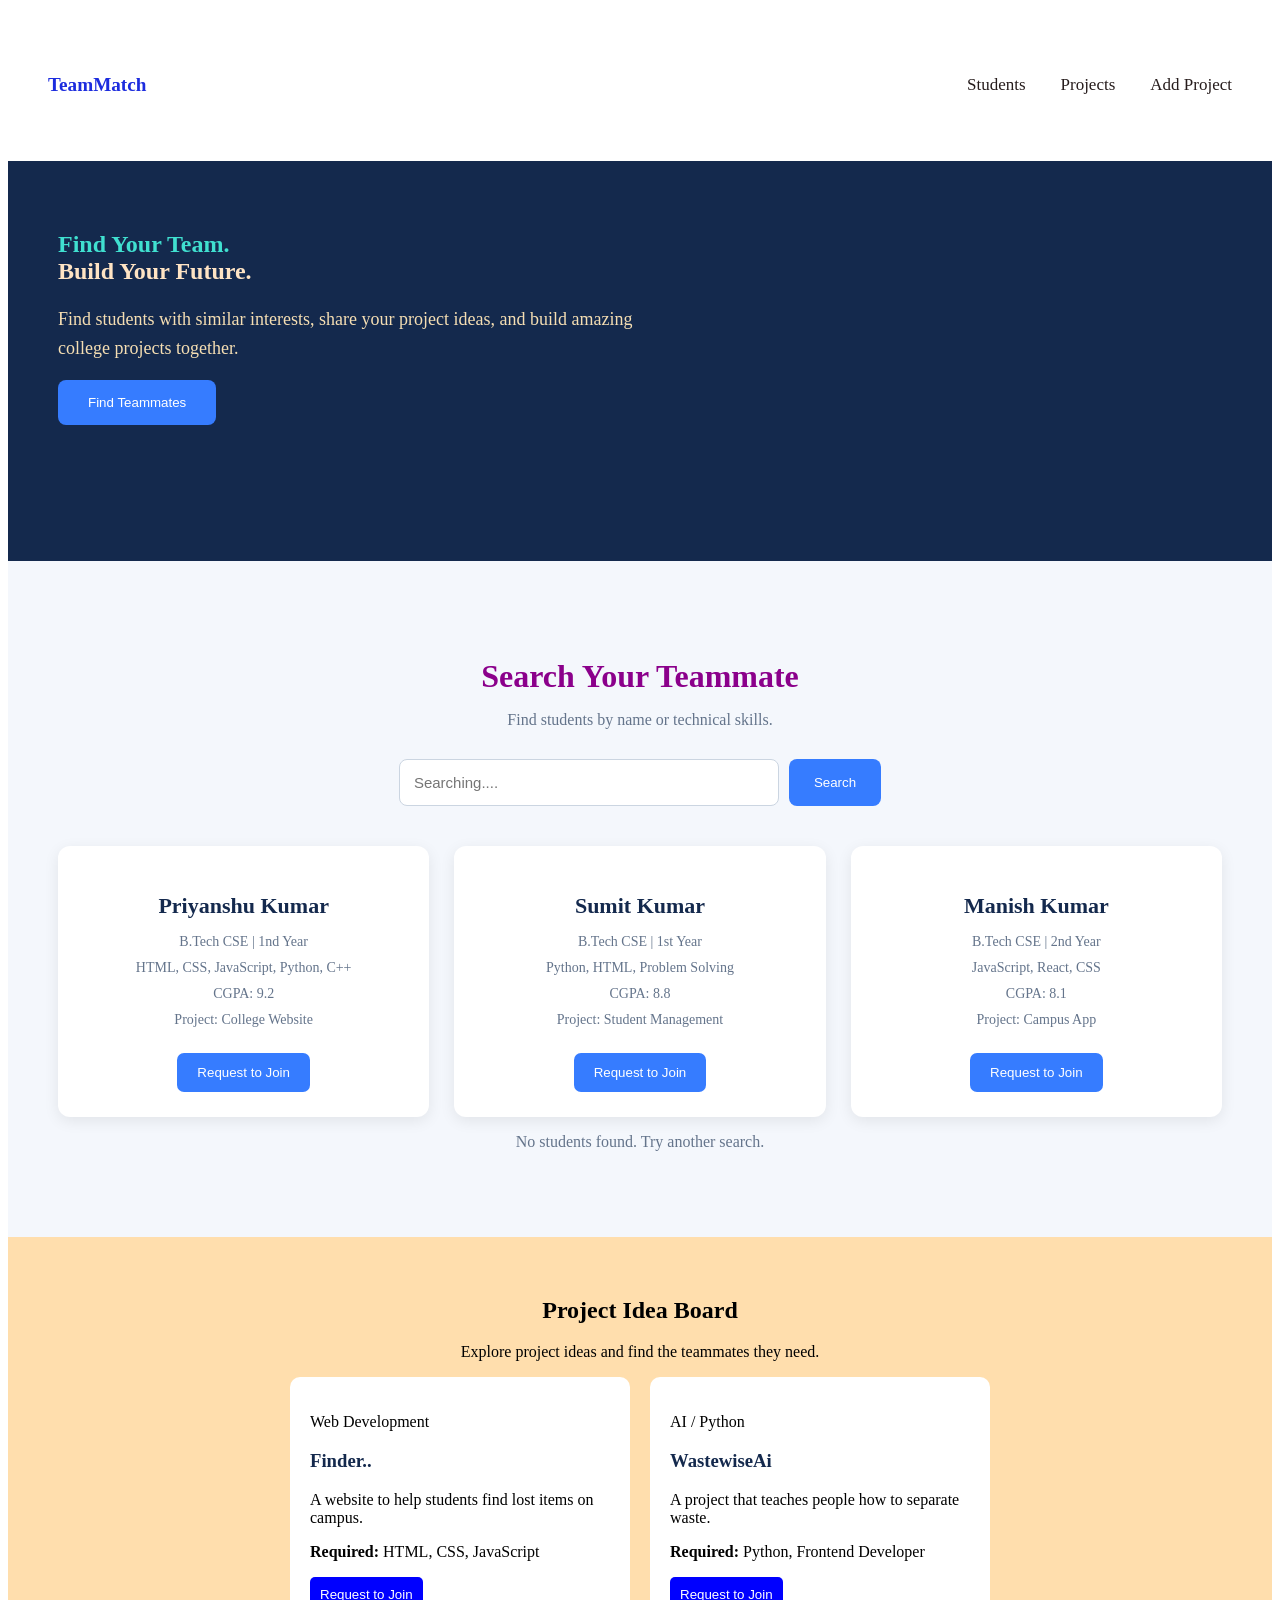
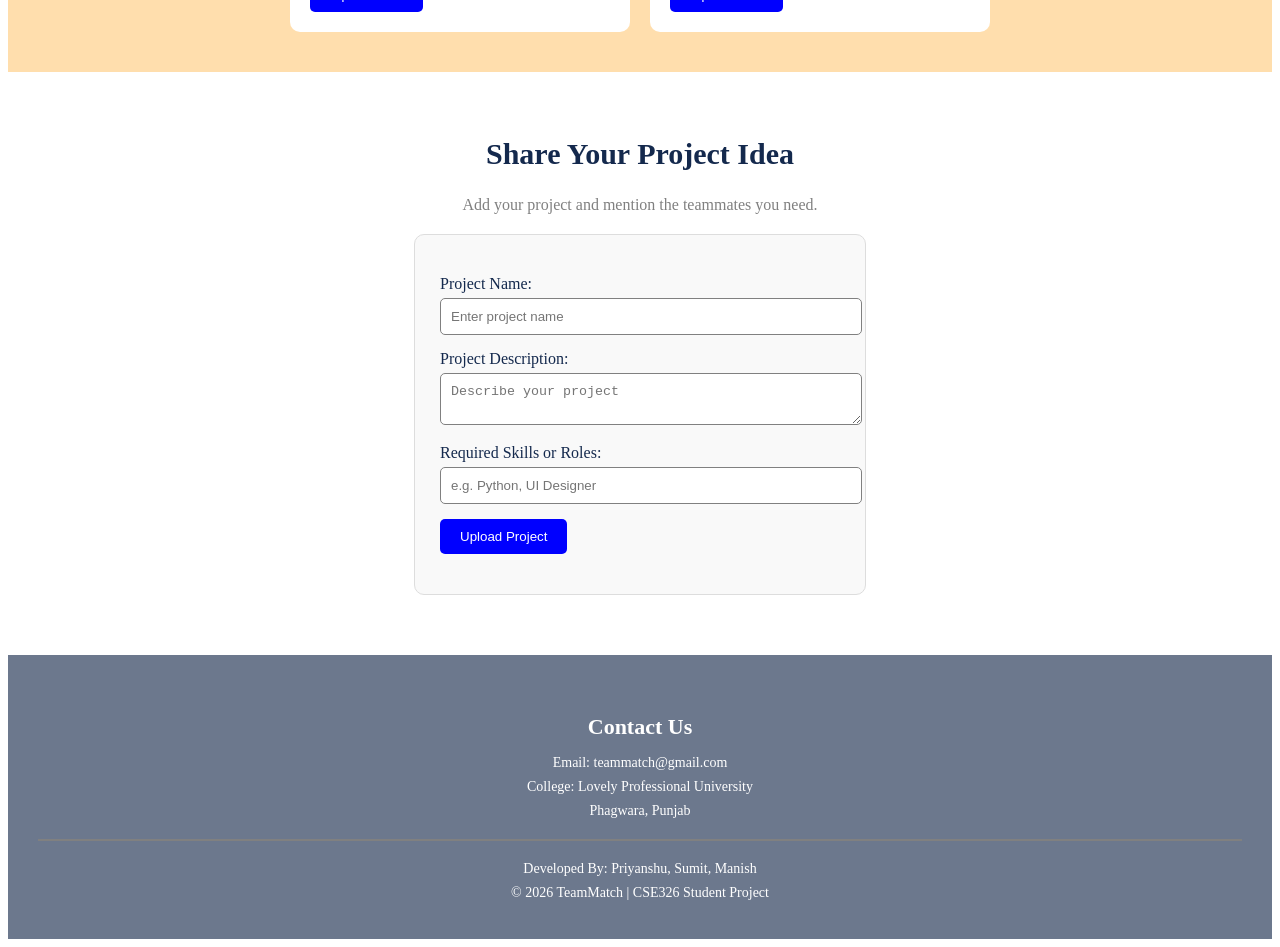
<file: index.html>
<!DOCTYPE html> <!-- ye batata hai ki ye html5 ka page hai -->
<html lang="en"> <!-- page ki language english hai -->

<head> <!-- head me page ki setting hoti hai -->
    <meta charset="UTF-8"> <!-- hindi / english dono sahi dikhe isliye -->
    <meta name="viewport" content="width=device-width, initial-scale=1.0">
    <!-- mobile me bhi sahi dikhe isliye -->
    <title>TeamMatch - Find Your Teammates</title> <!-- upar tab me naam aayega isliye -->
    <link rel="stylesheet" href="project.css"> <!-- css file link kiya -->
</head>

<body> <!-- yaha se dikhne wala part start -->

    <header class="second" style="background-color: #ffffff;"> <!-- upar wali patti -->
        <div style="font-size: larger; color: rgb(28, 44, 222) ; font: size 300px;;"><h4>TeamMatch</h4></div> <!-- logo -->
        <nav class="second-links"> <!-- menu -->
            <a href="#students">Students</a> <!-- students wale section pe le jayega -->
            <a href="#projects">Projects</a> <!-- projects wale section pe le jayega -->
            <a href="#add-project">Add Project</a> <!-- form wale section pe le jayega -->
        </nav>
    </header>

    <section class="first"> <!-- sabse upar wala section -->
        <h2 style="color: turquoise;">Find Your Team.<br><span style="color: bisque;">Build Your Future.</span></h1> <!-- badi heading, br se line todi hai -->
            <p style="color: wheat;">Find students with similar interests, share your project ideas, and build amazing college
                projects together.</p> <!-- chota paragraph -->
            <a href="#students"><button>Find Teammates</button></a>
            <!-- button dabane pe students wale section pe jayega -->
    </section>

    <section class="students-section" id="students"> <!-- students wala section -->
        <h2 style="color: darkmagenta;">Search Your Teammate</h2> <!-- heading -->
        <p>Find students by name or technical skills.</p> <!-- chota text -->
        <div class="search-box"> <!-- search box -->
            <input type="text" id="searchInput" placeholder="Searching....">
            <!-- yaha type karenge, id isliye taaki js me pakad sake -->
            <button onclick="searchStudents()">Search</button>
        </div>

        <div class="student-container"> <!-- saare student cards -->
            <div class="student-data"> <!-- pehla student -->
                <h3>Priyanshu Kumar </h3> <!-- naam -->
                <p>B.Tech CSE | 1nd Year</p> <!-- course -->
                <p>HTML, CSS, JavaScript, Python, C++ </p> <!-- skills -->
                <p>CGPA: 9.2</p> <!-- cgpa -->
                <p>Project: College Website</p> <!-- project -->
                <button onclick="joinTeam('Priyanshu Kumar')">Request to Join</button>
                <!-- click pe joinTeam chalega -->
            </div>

            <div class="student-data"> <!-- dusra student -->
                <h3>Sumit Kumar</h3>
                <p>B.Tech CSE | 1st Year</p>
                <p>Python, HTML, Problem Solving</p>
                <p>CGPA: 8.8</p>
                <p>Project: Student Management</p>
                <button onclick="joinTeam('Sumit kumar')">Request to Join</button>
            </div>

                <div class="student-data"> <!-- teesra student -->
                    <h3>Manish Kumar</h3>
                    <p>B.Tech CSE | 2nd Year</p>
                    <p>JavaScript, React, CSS</p>
                    <p>CGPA: 8.1</p>
                    <p>Project: Campus App</p>
                    <button onclick="joinTeam('Manish Kumar')">Request to Join</button>
                </div>
            </div>

            <p class="no-result">No students found. Try another search.</p> <!-- jab kuch na mile to ye dikhega -->
    </section>
    <section class="ghost" id="projects"> <!-- project idea wala section -->
        <h2>Project Idea Board</h2>
        <p>Explore project ideas and find the teammates they need.</p>
        <div class="project-container"> <!-- saare project cards -->
            <div class="project-data"> <!-- pehla project -->
                <p>Web Development</p> <!-- tag -->
                <h3>Finder..</h3> <!-- project naam -->
                <p>A website to help students find lost items on campus.</p> <!-- detail -->
                <p><b>Required:</b> HTML, CSS, JavaScript</p> <!-- kya chahiye, b se mota kiya -->
                <button onclick="joinTeam('Finder')">Request to Join</button>
            </div>

            <div class="project-data"> <!-- dusra project -->
                <p>AI / Python</p>
                <h3>WastewiseAi</h3>
                <p>A project that teaches people how to separate waste.</p>
                <p><b>Required:</b> Python, Frontend Developer</p>
                <button onclick="joinTeam('WastewiseAi')">Request to Join</button>
            </div>

        </div>
    </section>

    <section class="third" id="add-project"> <!-- apna project daalne wala section -->
        <h2>Share Your Project Idea</h2>
        <p>Add your project and mention the teammates you need.</p>
        <form id="projectForm"> <!-- form isliye taaki submit kar sake -->
            <label for="projectName">Project Name:</label> <!-- label, for se input se judta hai -->
            <input type="text" id="projectName" placeholder="Enter project name" required><br>
            <!-- naam wala input, required matlab khali nahi chodega -->
            <label for="projectDescription">Project Description:</label>
            <textarea id="projectDescription" placeholder="Describe your project" required></textarea><br>
            <!-- bada text likhne ke liye textarea -->
            <label for="projectSkills">Required Skills or Roles:</label>
            <input type="text" id="projectSkills" placeholder="e.g. Python, UI Designer" required>
            <button type="submit">Upload Project</button> <!-- submit button -->
            <p id="successMsg"></p> <!-- yaha success wala message aayega -->
        </form>
    </section>




    <footer>
        <h4>Contact Us</h4> <!-- heading -->
        <p>Email: teammatch@gmail.com</p> <!-- email isliye taaki koi contact kar sake -->
        <p>College: Lovely Professional University</p> <!-- college ka naam -->
        <p>Phagwara, Punjab</p> <!-- address -->




        <hr> <!-- line khichne ke liye taaki upar aur neeche alag lage -->

        <p>Developed By: Priyanshu, Sumit, Manish</p> <!-- yaha apne group ke sab ke naam aayenge -->
        <p>©️ 2026 TeamMatch | CSE326 Student Project</p>
        <!-- copyright isliye taaki pata chale ye hamara project hai -->
    </footer>
    <script src="project.js"></script>



</body>

</html>
</file>
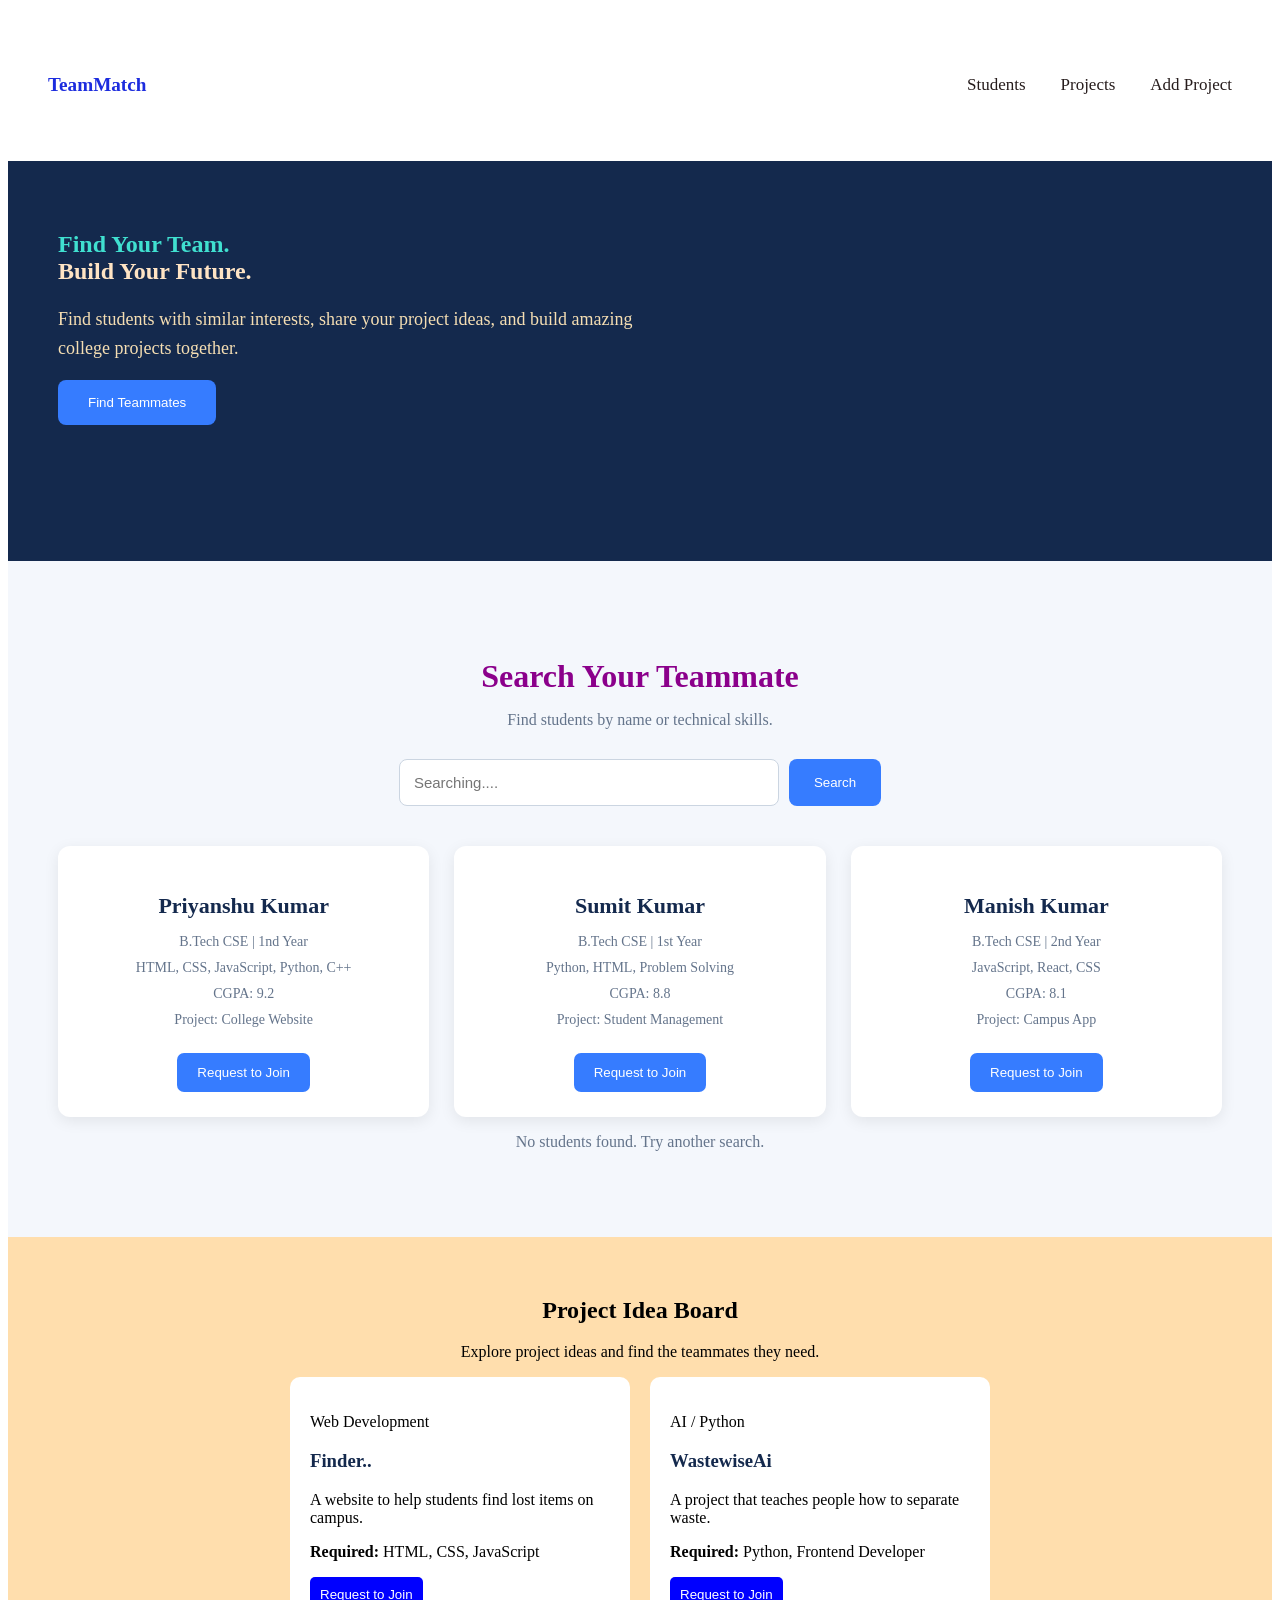
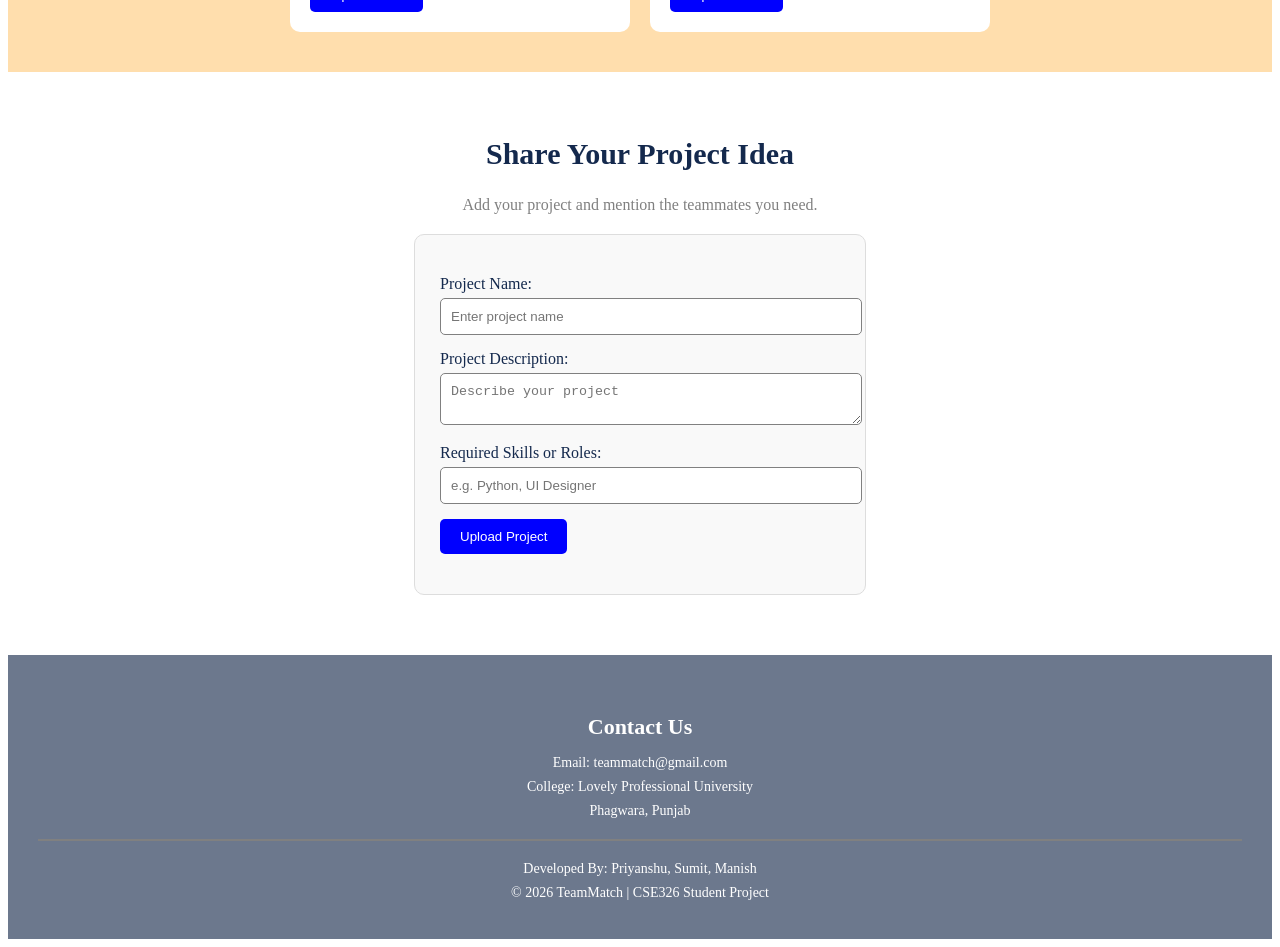
<file: teammatch.html>
<!DOCTYPE html> <!-- ye batata hai ki ye html5 ka page hai -->
<html lang="en"> <!-- page ki language english hai -->

<head> <!-- head me page ki setting hoti hai -->
    <meta charset="UTF-8"> <!-- hindi / english dono sahi dikhe isliye -->
    <meta name="viewport" content="width=device-width, initial-scale=1.0">
    <!-- mobile me bhi sahi dikhe isliye -->
    <title>TeamMatch - Find Your Teammates</title> <!-- upar tab me naam aayega isliye -->
    <link rel="stylesheet" href="project.css"> <!-- css file link kiya -->
</head>

<body> <!-- yaha se dikhne wala part start -->

    <header class="second" style="background-color: #ffffff;"> <!-- upar wali patti -->
        <div style="font-size: larger; color: rgb(28, 44, 222) ; font: size 300px;;"><h4>TeamMatch</h4></div> <!-- logo -->
        <nav class="second-links"> <!-- menu -->
            <a href="#students">Students</a> <!-- students wale section pe le jayega -->
            <a href="#projects">Projects</a> <!-- projects wale section pe le jayega -->
            <a href="#add-project">Add Project</a> <!-- form wale section pe le jayega -->
        </nav>
    </header>

    <section class="first"> <!-- sabse upar wala section -->
        <h2 style="color: turquoise;">Find Your Team.<br><span style="color: bisque;">Build Your Future.</span></h1> <!-- badi heading, br se line todi hai -->
            <p style="color: wheat;">Find students with similar interests, share your project ideas, and build amazing college
                projects together.</p> <!-- chota paragraph -->
            <a href="#students"><button>Find Teammates</button></a>
            <!-- button dabane pe students wale section pe jayega -->
    </section>

    <section class="students-section" id="students"> <!-- students wala section -->
        <h2 style="color: darkmagenta;">Search Your Teammate</h2> <!-- heading -->
        <p>Find students by name or technical skills.</p> <!-- chota text -->
        <div class="search-box"> <!-- search box -->
            <input type="text" id="searchInput" placeholder="Searching....">
            <!-- yaha type karenge, id isliye taaki js me pakad sake -->
            <button onclick="searchStudents()">Search</button>
        </div>

        <div class="student-container"> <!-- saare student cards -->
            <div class="student-data"> <!-- pehla student -->
                <h3>Priyanshu Kumar </h3> <!-- naam -->
                <p>B.Tech CSE | 1nd Year</p> <!-- course -->
                <p>HTML, CSS, JavaScript, Python, C++ </p> <!-- skills -->
                <p>CGPA: 9.2</p> <!-- cgpa -->
                <p>Project: College Website</p> <!-- project -->
                <button onclick="joinTeam('Priyanshu Kumar')">Request to Join</button>
                <!-- click pe joinTeam chalega -->
            </div>

            <div class="student-data"> <!-- dusra student -->
                <h3>Sumit Kumar</h3>
                <p>B.Tech CSE | 1st Year</p>
                <p>Python, HTML, Problem Solving</p>
                <p>CGPA: 8.8</p>
                <p>Project: Student Management</p>
                <button onclick="joinTeam('Sumit kumar')">Request to Join</button>
            </div>

                <div class="student-data"> <!-- teesra student -->
                    <h3>Manish Kumar</h3>
                    <p>B.Tech CSE | 2nd Year</p>
                    <p>JavaScript, React, CSS</p>
                    <p>CGPA: 8.1</p>
                    <p>Project: Campus App</p>
                    <button onclick="joinTeam('Manish Kumar')">Request to Join</button>
                </div>
            </div>

            <p class="no-result">No students found. Try another search.</p> <!-- jab kuch na mile to ye dikhega -->
    </section>
    <section class="ghost" id="projects"> <!-- project idea wala section -->
        <h2>Project Idea Board</h2>
        <p>Explore project ideas and find the teammates they need.</p>
        <div class="project-container"> <!-- saare project cards -->
            <div class="project-data"> <!-- pehla project -->
                <p>Web Development</p> <!-- tag -->
                <h3>Finder..</h3> <!-- project naam -->
                <p>A website to help students find lost items on campus.</p> <!-- detail -->
                <p><b>Required:</b> HTML, CSS, JavaScript</p> <!-- kya chahiye, b se mota kiya -->
                <button onclick="joinTeam('Finder')">Request to Join</button>
            </div>

            <div class="project-data"> <!-- dusra project -->
                <p>AI / Python</p>
                <h3>WastewiseAi</h3>
                <p>A project that teaches people how to separate waste.</p>
                <p><b>Required:</b> Python, Frontend Developer</p>
                <button onclick="joinTeam('WastewiseAi')">Request to Join</button>
            </div>

        </div>
    </section>

    <section class="third" id="add-project"> <!-- apna project daalne wala section -->
        <h2>Share Your Project Idea</h2>
        <p>Add your project and mention the teammates you need.</p>
        <form id="projectForm"> <!-- form isliye taaki submit kar sake -->
            <label for="projectName">Project Name:</label> <!-- label, for se input se judta hai -->
            <input type="text" id="projectName" placeholder="Enter project name" required><br>
            <!-- naam wala input, required matlab khali nahi chodega -->
            <label for="projectDescription">Project Description:</label>
            <textarea id="projectDescription" placeholder="Describe your project" required></textarea><br>
            <!-- bada text likhne ke liye textarea -->
            <label for="projectSkills">Required Skills or Roles:</label>
            <input type="text" id="projectSkills" placeholder="e.g. Python, UI Designer" required>
            <button type="submit">Upload Project</button> <!-- submit button -->
            <p id="successMsg"></p> <!-- yaha success wala message aayega -->
        </form>
    </section>




    <footer>
        <h4>Contact Us</h4> <!-- heading -->
        <p>Email: teammatch@gmail.com</p> <!-- email isliye taaki koi contact kar sake -->
        <p>College: Lovely Professional University</p> <!-- college ka naam -->
        <p>Phagwara, Punjab</p> <!-- address -->




        <hr> <!-- line khichne ke liye taaki upar aur neeche alag lage -->

        <p>Developed By: Priyanshu, Sumit, Manish</p> <!-- yaha apne group ke sab ke naam aayenge -->
        <p>©️ 2026 TeamMatch | CSE326 Student Project</p>
        <!-- copyright isliye taaki pata chale ye hamara project hai -->
    </footer>
    <script src="project.js"></script>



</body>

</html>
</file>
<file: project.css>
/* second main container */
.second {
    display: flex; /* Put logo and menu in one row */

    justify-content: space-between; /* Logo left, menu right */

    align-items: center; /* Vertically align items */

    padding: 20px 50px; /* Space inside navbar */

    background-color: #eef4ff;

}

/* Website logo */
.logo {
    font-size: 28px; /* Logo text size */
 
    font-weight: bold; /* Bold logo */

    color: rgb(161, 63, 63); /* White logo text */

    cursor: pointer; /* Hand cursor */
}

/* Navigation links container */
.second-links {
    display: flex; /* Links in horizontal row */

    gap: 35px; /* Space between links */
}

/* Individual navigation links */
.second-links a {
    text-decoration: none; /* Remove underline */

    color: rgb(38, 28, 28); /* White text */

    font-size: 17px;

    font-weight: 500;

    transition: 0.3s; /* Smooth hover effect */
}

/* Mouse hover effect */
.second-links a:hover {
    color: #c6c7ca;
}



/* first section background */
.first {
    min-height: 300px;

    /* Add student discussion background image */
    background-color: #14294d;

    /* Cover the complete section */
    background-size: cover;

    /* Keep image in the center */
    background-position: center;

    /* Prevent image repetition */
    background-repeat: no-repeat;

    /* Space inside the section */
    padding: 50px 50px;

    /* Text colour */
    color: white;
}

/* Main heading */
.first h1 {
    font-size: 55px;
    font-weight: bold;
}

/* Highlighted heading */
.first h1 span {
    color: #2c57a6;
}

/* Paragraph */
.first p {
    font-size: 18px;
    max-width: 600px;
    line-height: 1.6;
}

/* Button */
.first button {
    background-color: #367cff;
    color: white;
    padding: 15px 30px;
    border: none;
    border-radius: 8px;
    cursor: pointer;
}



   /*STUDENT SECTION


/* Main student section */
.students-section {

    padding: 70px 50px; 

    background-color: #f4f7fc;

    text-align: center;
}

/* Student section heading */
.students-section h2 {

    font-size: 32px;

    color: #14294d;

    margin-bottom: 10px;
}

/* Student section paragraph */
.students-section > p {

    color: #64748b;

    font-size: 16px;
}


/* Search box container */


.search-box {

    margin: 30px auto;

    display: flex;

    justify-content: center;

    gap: 10px;
}

/* Search input */
.search-box input {

    width: 350px;

    padding: 14px;

    border: 1px solid #cbd5e1;

    border-radius: 8px;

    font-size: 15px;

    outline: none;
}

/* Input focus effect */
.search-box input:focus {

    border-color: #367cff;
}

/* Search button */
.search-box button {

    padding: 14px 25px;

    background-color: #367cff;

    color: white;

    border: none;

    border-radius: 8px;

    cursor: pointer;
}


/* Search button hover effect */
.search-box button:hover {

    background-color: #174fc0;
}

.student-container {

    display: grid;

    grid-template-columns: repeat(3, 1fr);

    gap: 25px;

    margin-top: 40px;
}

/* Individual student card */
.student-data {

    background-color: white;

    padding: 25px;

    border-radius: 12px;

    box-shadow: 0 4px 15px rgba(0,0,0,0.08);

    transition: 0.3s;
}

/* Card hover effect */
.student-data:hover {

    transform: translateY(-8px);

    box-shadow: 0 8px 25px rgba(0,0,0,0.15);
}

/* Student name */
.student-data h3 {

    color: #14294d;

    font-size: 22px;

    margin-bottom: 15px;
}

/* Student information */
.student-data p {

    color: #64748b;

    font-size: 14px;

    margin: 10px 0;
}

/* Join team button */
.student-data button {

    background-color: #367cff;

    color: white;

    border: none;

    padding: 12px 20px;

    border-radius: 7px;

    cursor: pointer;

    margin-top: 15px;

    transition: 0.3s;
}

/* Join button hover */
.student-data button:hover {

    background-color: #174fc0;
}

/* Hide no results message initially */
.no-results {

    display: none;
}

/* Responsive design for smaller screens */


@media (max-width: 768px) {

    .student-container {

        grid-template-columns: repeat(2, 1fr);
    }

    .students-section {

        padding: 40px 20px;
    }
}

@media (max-width: 500px) {

    .student-container {

        grid-template-columns: 1fr;
    }

    .search-box {

        flex-direction: column;
    }

    .search-box input {

        width: 100%;
    }
}
#projectForm {
    max-width: 500px;
    margin: 20px auto;       /* Center me lane ke liye */
    padding: 25px;
    background-color: #f9f9f9;
    border: 1px solid #ddd;
    border-radius: 10px;
    text-align: left;
}
#successMsg {
    margin-top: 12px;
    color: green;
    font-weight: bold;
    font-size: 15px;
}




/* Main section */

.second {
    padding: 40px;
    background-color:honeydew;
    text-align: center;
    
}
.ghost {
    padding: 40px;
    background-color: navajowhite;
    text-align: center;
    
}

/* Heading */
.second h2 {
    color: #14294d;
    font-size: 30px;
}

/* Description */
.second > p {
    color: gray;
}

/* Project container */
.project-container {
    display: flex;
    justify-content: center;
    gap: 20px;
}

/* Project cards */
.project-data {
    background-color: white;
    width: 300px;
    padding: 20px;
    border-radius: 10px;
    text-align: left;
}

/* Project name */
.project-data h3 {
    color: #14294d;
}

/* Project button */
.project-data button {
    background-color: blue;
    color: white;
    padding: 10px;
    border: none;
    border-radius: 5px;
    cursor: pointer;
}



/* Main section */
.third {
    padding: 40px;
    background-color: #ffffff;
    text-align: center;
}

/* Heading */
.third h2 {
    color: #14294d;
    font-size: 30px;
}

/* Description */
.third > p {
    color: gray;
}

/* Form */
.third form {
    width: 400px;
    margin: auto;
    text-align: left;
}

/* Labels */
.third label {
    display: block;
    margin-top: 15px;
    color: #14294d;
}

/* Input and textarea */
.third input,
.third textarea {
    width: 100%;
    padding: 10px;
    margin-top: 5px;
    border: 1px solid gray;
    border-radius: 5px;
}

/* Button */
.third button {
    background-color: blue;
    color: white;
    padding: 10px 20px;
    border: none;
    border-radius: 5px;
    margin-top: 15px;
    cursor: pointer;
}


/* Footer section */
footer {
    background-color: #6c788d;
    color: white;
    padding: 30px;
    text-align: center;
}

/* Footer heading */
footer h4 {
    font-size: 22px;
    margin-bottom: 15px;
}

/* Footer paragraphs */
footer p {
    font-size: 14px;
    margin: 8px;
}

/* Horizontal line */
footer hr {
    border: 1px solid gray;
    margin: 20px 0;
}
</file>
